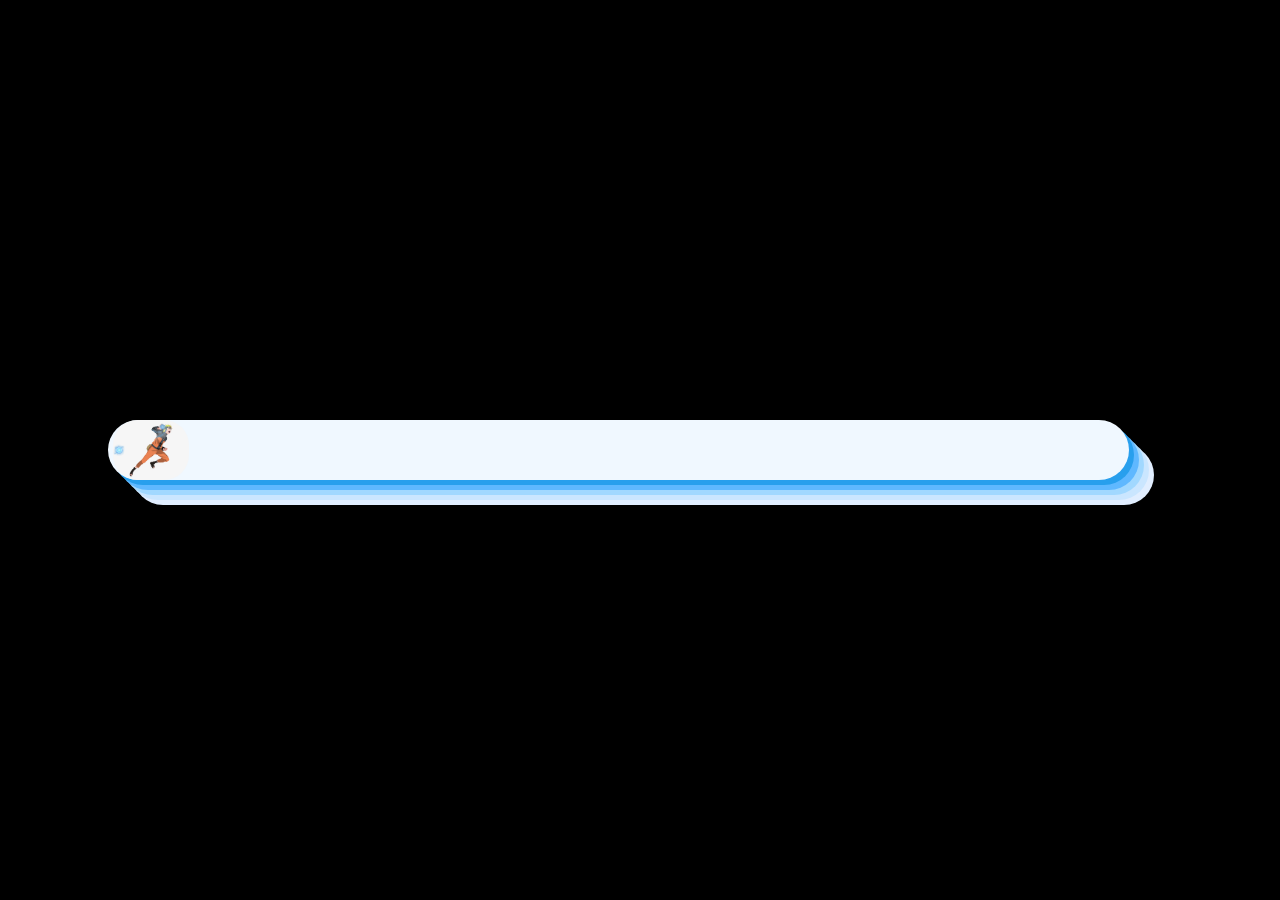
<file: DIA 1- BARRA DE PROGRESSO/index.html>
<html lang="pt-br">
<head>
    <meta charset="UTF-8">
    <meta name="viewport" content="width=device-width, initial-scale=1.0">
    <title>Barra de progresso naruto</title>
    <link rel="stylesheet" href="barra.css">
</head>
<body>
    <div class="progress-bar" >
        <img  id="naruto" src="naruto.png" alt="">
        
        <img id="rasengan" src="bola.png" alt="">
    </div>
    
    <h1 class="neon" data-text=" 1° Dia de css">
        1° DIA DE CSS
      </h1>
</body>
</html>
</file>
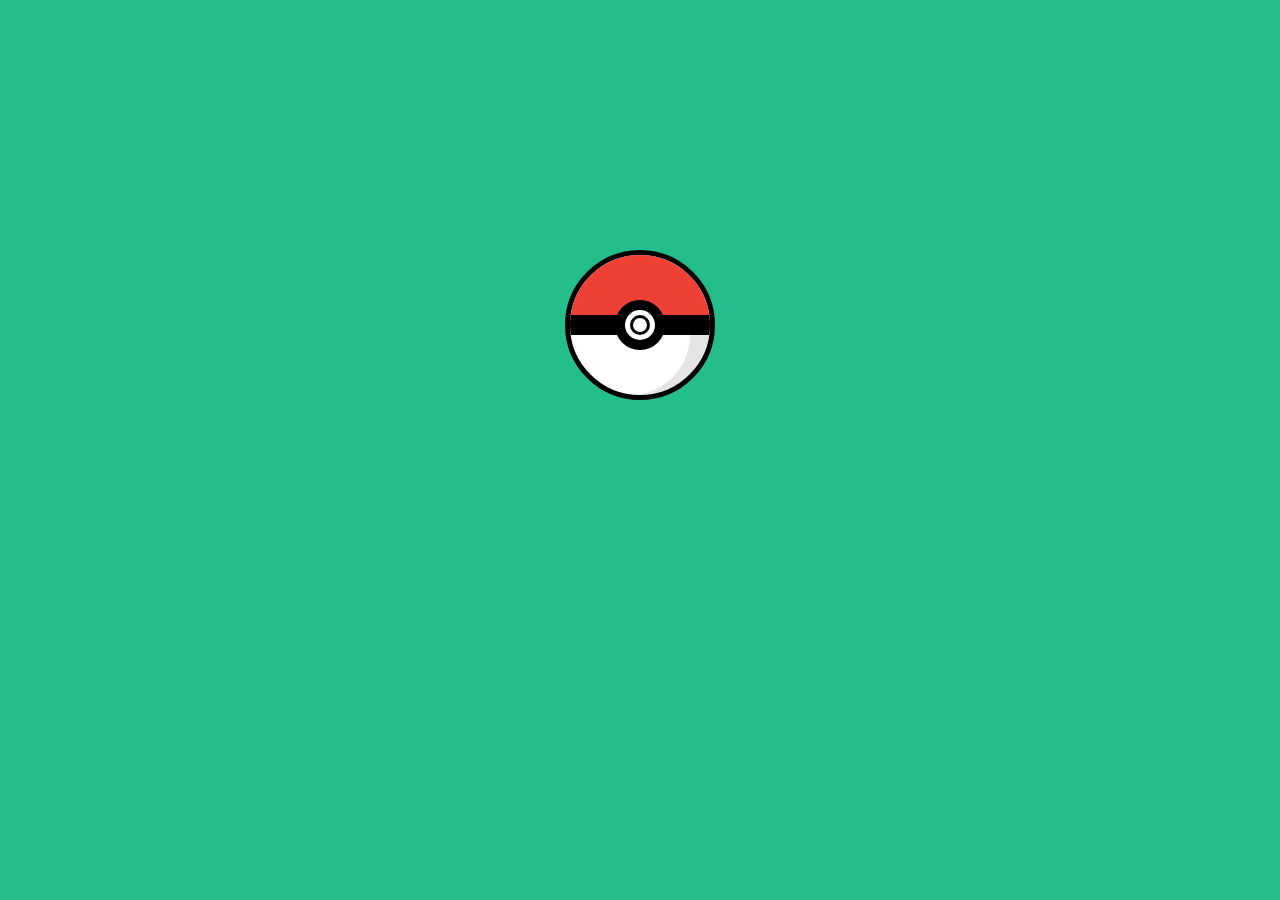
<file: DIA 11 - POKEBOLA/index.html>
<html lang="pt-br">
<head>
    <meta charset="UTF-8">
    <meta http-equiv="X-UA-Compatible" content="IE=edge">
    <meta name="viewport" content="width=device-width, initial-scale=1.0">
    <title>Pokebola</title>
    <link rel="stylesheet" href="style.css">
</head>
<body>
    <div class="pokebola">
		<div class="pokebola-botao"></div>
	</div>
</body>
</html>
</file>
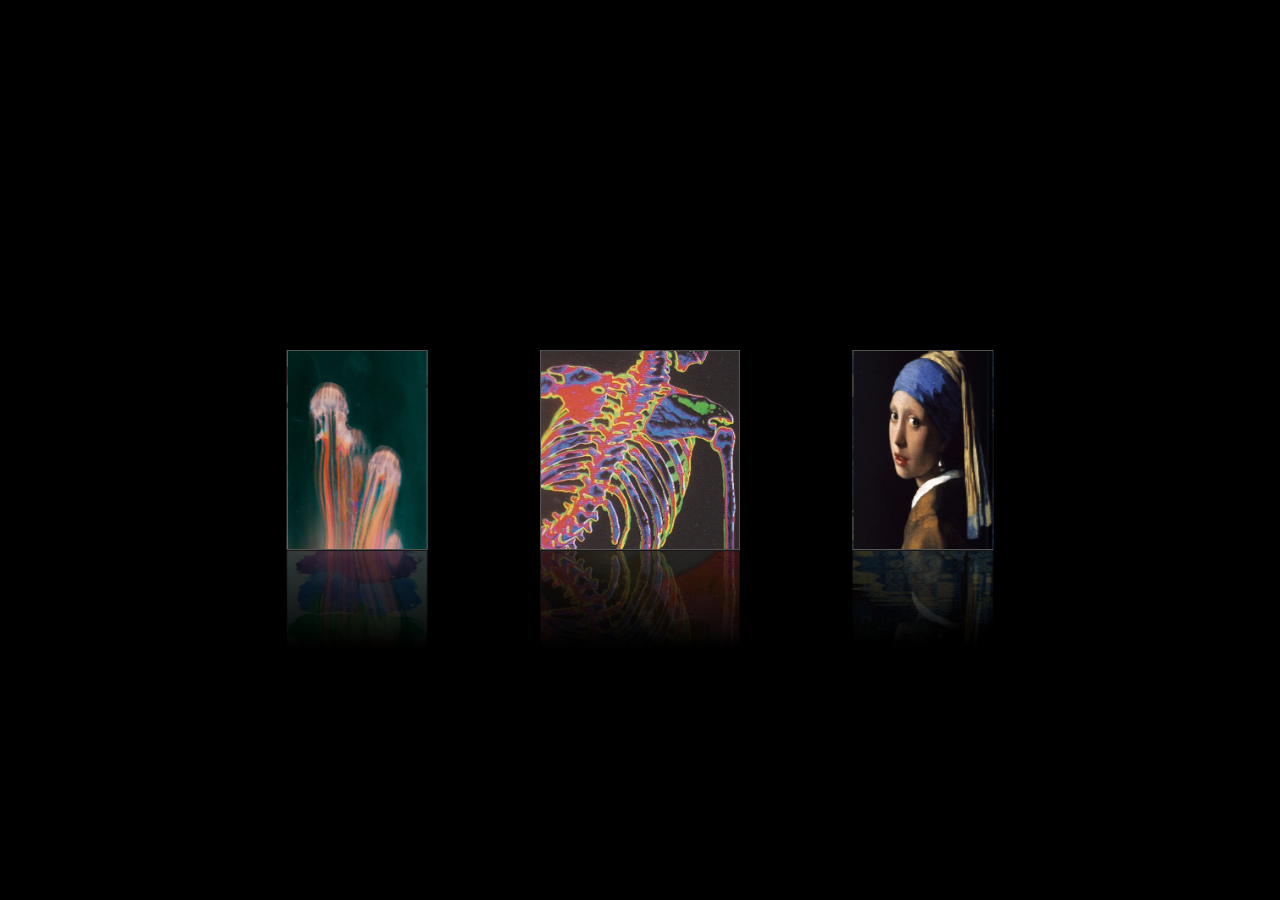
<file: DIA 3 - GALERIA/index.html>
<html lang="pt-br">
<head>
    <meta charset="UTF-8">
    <meta name="viewport" content="width=device-width, initial-scale=1.0">
    <title>Galeria</title>
    <link rel="stylesheet" href="galeria.css">

</head>
<body>
    
   
    <div class="box">
        <span style="--i: 1;"> <img src="img1.jpg"></span>
        <span style="--i: 2;"> <img src="img2.jpg"></span>
        <span style="--i: 3;"> <img src="img3.jpg"></span>
        <span style="--i: 4;"> <img src="img4.jpg"></span>
        <span style="--i: 5;"> <img src="img5.jpg"></span>
        <span style="--i: 6;"> <img src="img6.jpg"></span>
        <span style="--i: 7;"> <img src="img7.jpg"></span>
        <span style="--i: 8;"> <img src="img8.jpg"></span>
    </div>
</body>
</html>
</file>
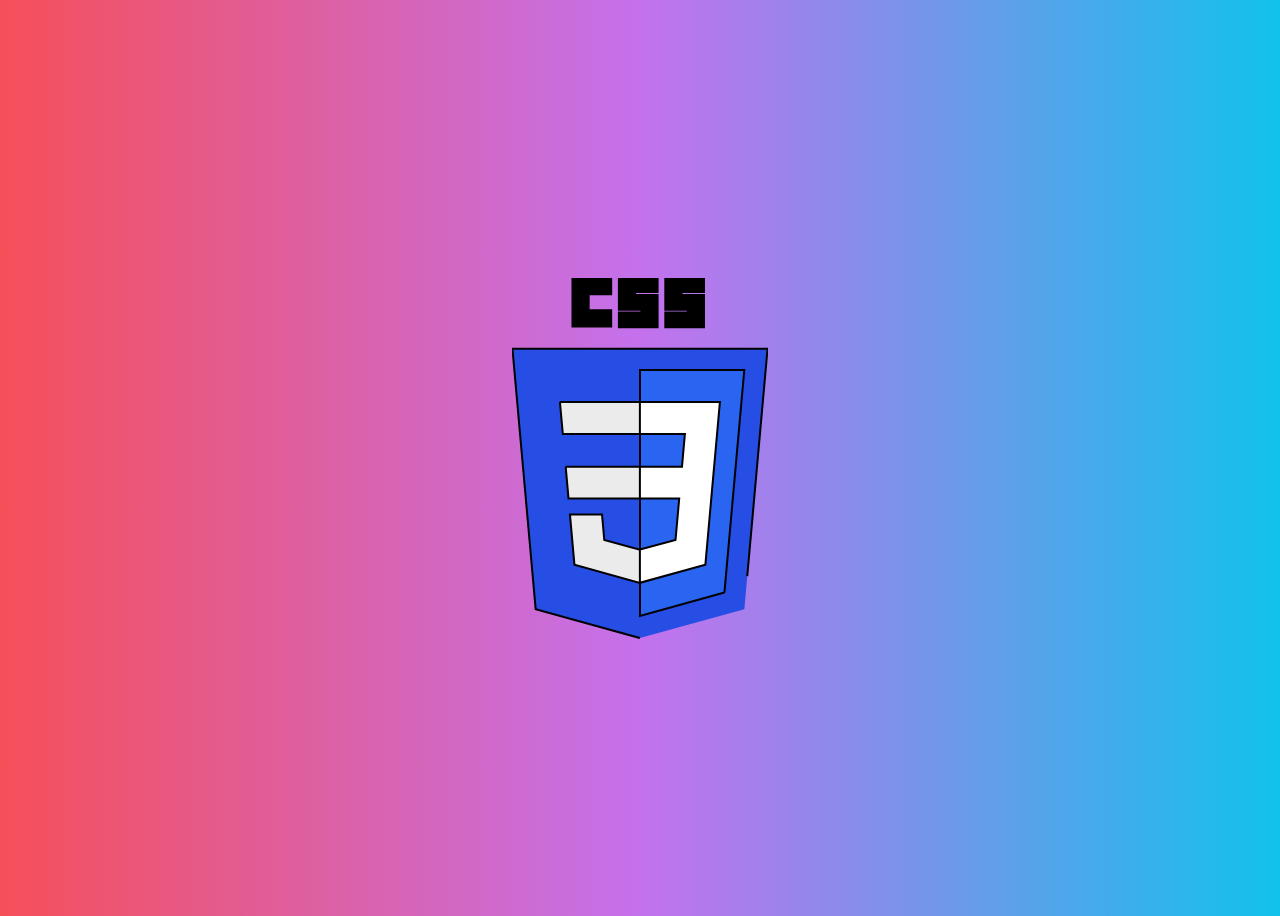
<file: DIA 4 - DESENHO/index.html>
<html lang="en">
<head>
    <meta charset="UTF-8">
    <meta name="viewport" content="width=device-width, initial-scale=1.0">
    <title>CSS3</title>
    <link rel="stylesheet" href="CSS.css">
</head>
<body>
    
        <svg width="256px" height="361px" viewBox="0 0 256 361" version="1.1" preserveAspectRatio="xMidYMid">
            <g>
                <path d="M127.843868,360.087912 L23.6617143,331.166242 L0.445186813,70.7657143 L255.554813,70.7657143 L232.31367,331.125451 L127.843868,360.087912 L127.843868,360.087912 Z" fill="#264DE4"/>
                <path d="M212.416703,314.546637 L232.277802,92.0573187 L128,92.0573187 L128,337.950242 L212.416703,314.546637 L212.416703,314.546637 Z" fill="#2965F1"/>
                <path d="M53.6685714,188.636132 L56.530989,220.572835 L128,220.572835 L128,188.636132 L53.6685714,188.636132 L53.6685714,188.636132 Z" fill="#EBEBEB"/>
                <path d="M47.917011,123.994725 L50.8202198,155.932132 L128,155.932132 L128,123.994725 L47.917011,123.994725 L47.917011,123.994725 Z" fill="#EBEBEB"/>
                <path d="M128,271.580132 L127.860044,271.617407 L92.2915165,262.013187 L90.0177582,236.54189 L57.957978,236.54189 L62.4323516,286.687648 L127.853011,304.848879 L128,304.808088 L128,271.580132 L128,271.580132 Z" fill="#EBEBEB"/>
                <path d="M60.4835165,0 L99.1648352,0 L99.1648352,16.1758242 L76.6593407,16.1758242 L76.6593407,32.3516484 L99.1648352,32.3516484 L99.1648352,48.5274725 L60.4835165,48.5274725 L60.4835165,0 L60.4835165,0 Z" fill="#000000"/>
                <path d="M106.901099,0 L145.582418,0 L145.582418,14.0659341 L123.076923,14.0659341 L123.076923,16.8791209 L145.582418,16.8791209 L145.582418,49.2307692 L106.901099,49.2307692 L106.901099,34.4615385 L129.406593,34.4615385 L129.406593,31.6483516 L106.901099,31.6483516 L106.901099,0 L106.901099,0 Z" fill="#000000"/>
                <path d="M153.318681,0 L192,0 L192,14.0659341 L169.494505,14.0659341 L169.494505,16.8791209 L192,16.8791209 L192,49.2307692 L153.318681,49.2307692 L153.318681,34.4615385 L175.824176,34.4615385 L175.824176,31.6483516 L153.318681,31.6483516 L153.318681,0 L153.318681,0 Z" fill="#000000"/>
                <path d="M202.126769,188.636132 L207.892396,123.994725 L127.889582,123.994725 L127.889582,155.932132 L172.892132,155.932132 L169.98611,188.636132 L127.889582,188.636132 L127.889582,220.572835 L167.216527,220.572835 L163.509451,261.992791 L127.889582,271.606857 L127.889582,304.833407 L193.362286,286.687648 L193.842637,281.291956 L201.347516,197.212132 L202.126769,188.636132 L202.126769,188.636132 Z" fill="#FFFFFF"/>
            </g>
        </svg>
        <g xmlns="http://www.w3.org/2000/svg">
            <path d="M127.843868,360.087912 L23.6617143,331.166242 L0.445186813,70.7657143 L255.554813,70.7657143 L232.31367,331.125451 L127.843868,360.087912 L127.843868,360.087912 Z" fill="#264DE4"/>
            <path d="M212.416703,314.546637 L232.277802,92.0573187 L128,92.0573187 L128,337.950242 L212.416703,314.546637 L212.416703,314.546637 Z" fill="#2965F1"/>
            <path d="M53.6685714,188.636132 L56.530989,220.572835 L128,220.572835 L128,188.636132 L53.6685714,188.636132 L53.6685714,188.636132 Z" fill="#EBEBEB"/>
            <path d="M47.917011,123.994725 L50.8202198,155.932132 L128,155.932132 L128,123.994725 L47.917011,123.994725 L47.917011,123.994725 Z" fill="#EBEBEB"/>
            <path d="M128,271.580132 L127.860044,271.617407 L92.2915165,262.013187 L90.0177582,236.54189 L57.957978,236.54189 L62.4323516,286.687648 L127.853011,304.848879 L128,304.808088 L128,271.580132 L128,271.580132 Z" fill="#EBEBEB"/>
            <path d="M60.4835165,0 L99.1648352,0 L99.1648352,16.1758242 L76.6593407,16.1758242 L76.6593407,32.3516484 L99.1648352,32.3516484 L99.1648352,48.5274725 L60.4835165,48.5274725 L60.4835165,0 L60.4835165,0 Z" fill="#000000"/>
            <path d="M106.901099,0 L145.582418,0 L145.582418,14.0659341 L123.076923,14.0659341 L123.076923,16.8791209 L145.582418,16.8791209 L145.582418,49.2307692 L106.901099,49.2307692 L106.901099,34.4615385 L129.406593,34.4615385 L129.406593,31.6483516 L106.901099,31.6483516 L106.901099,0 L106.901099,0 Z" fill="#000000"/>
            <path d="M153.318681,0 L192,0 L192,14.0659341 L169.494505,14.0659341 L169.494505,16.8791209 L192,16.8791209 L192,49.2307692 L153.318681,49.2307692 L153.318681,34.4615385 L175.824176,34.4615385 L175.824176,31.6483516 L153.318681,31.6483516 L153.318681,0 L153.318681,0 Z" fill="#000000"/>
            <path d="M202.126769,188.636132 L207.892396,123.994725 L127.889582,123.994725 L127.889582,155.932132 L172.892132,155.932132 L169.98611,188.636132 L127.889582,188.636132 L127.889582,220.572835 L167.216527,220.572835 L163.509451,261.992791 L127.889582,271.606857 L127.889582,304.833407 L193.362286,286.687648 L193.842637,281.291956 L201.347516,197.212132 L202.126769,188.636132 L202.126769,188.636132 Z" fill="#FFFFFF"/>
        </g>
        <defs>
            <linearGradient x1="12.9593594%" y1="12.0393928%" x2="79.6388325%" y2="78.2008538%" id="linearGradient-1">
                <stop stop-color="#387EB8" offset="0%"></stop>
                <stop stop-color="#366994" offset="100%"></stop>
            </linearGradient>
            <linearGradient x1="19.127525%" y1="20.5791813%" x2="90.7415328%" y2="88.4290372%" id="linearGradient-2">
                <stop stop-color="#FFE052" offset="0%"></stop>
                <stop stop-color="#FFC331" offset="100%"></stop>
            </linearGradient>
        </defs>
        <g>
            <path id="blue-python" d="M126.915866,0.0722755491 C62.0835831,0.0722801733 66.1321288,28.1874648 66.1321288,28.1874648 L66.2044043,57.3145115 L128.072276,57.3145115 L128.072276,66.0598532 L41.6307171,66.0598532 C41.6307171,66.0598532 0.144551098,61.3549438 0.144551098,126.771315 C0.144546474,192.187673 36.3546019,189.867871 36.3546019,189.867871 L57.9649915,189.867871 L57.9649915,159.51214 C57.9649915,159.51214 56.8001363,123.302089 93.5968379,123.302089 L154.95878,123.302089 C154.95878,123.302089 189.434218,123.859386 189.434218,89.9830604 L189.434218,33.9695088 C189.434218,33.9695041 194.668541,0.0722755491 126.915866,0.0722755491 L126.915866,0.0722755491 L126.915866,0.0722755491 Z M92.8018069,19.6589497 C98.9572068,19.6589452 103.932242,24.6339846 103.932242,30.7893845 C103.932246,36.9447844 98.9572068,41.9198193 92.8018069,41.9198193 C86.646407,41.9198239 81.6713721,36.9447844 81.6713721,30.7893845 C81.6713674,24.6339846 86.646407,19.6589497 92.8018069,19.6589497 L92.8018069,19.6589497 L92.8018069,19.6589497 Z" fill="url('#linearGradient-1')"></path>
    
            <path id="yellow-python" d="M128.757101,254.126271 C193.589403,254.126271 189.540839,226.011081 189.540839,226.011081 L189.468564,196.884035 L127.600692,196.884035 L127.600692,188.138693 L214.042251,188.138693 C214.042251,188.138693 255.528417,192.843589 255.528417,127.427208 C255.52844,62.0108566 219.318366,64.3306589 219.318366,64.3306589 L197.707976,64.3306589 L197.707976,94.6863832 C197.707976,94.6863832 198.87285,130.896434 162.07613,130.896434 L100.714182,130.896434 C100.714182,130.896434 66.238745,130.339138 66.238745,164.215486 L66.238745,220.229038 C66.238745,220.229038 61.0044225,254.126271 128.757101,254.126271 L128.757101,254.126271 L128.757101,254.126271 Z M162.87116,234.539597 C156.715759,234.539597 151.740726,229.564564 151.740726,223.409162 C151.740726,217.253759 156.715759,212.278727 162.87116,212.278727 C169.026563,212.278727 174.001595,217.253759 174.001595,223.409162 C174.001618,229.564564 169.026563,234.539597 162.87116,234.539597 L162.87116,234.539597 L162.87116,234.539597 Z" fill="url('#linearGradient-2')"></path>
        </g>
    </svg>
    
    
</body>
</html>
</file>
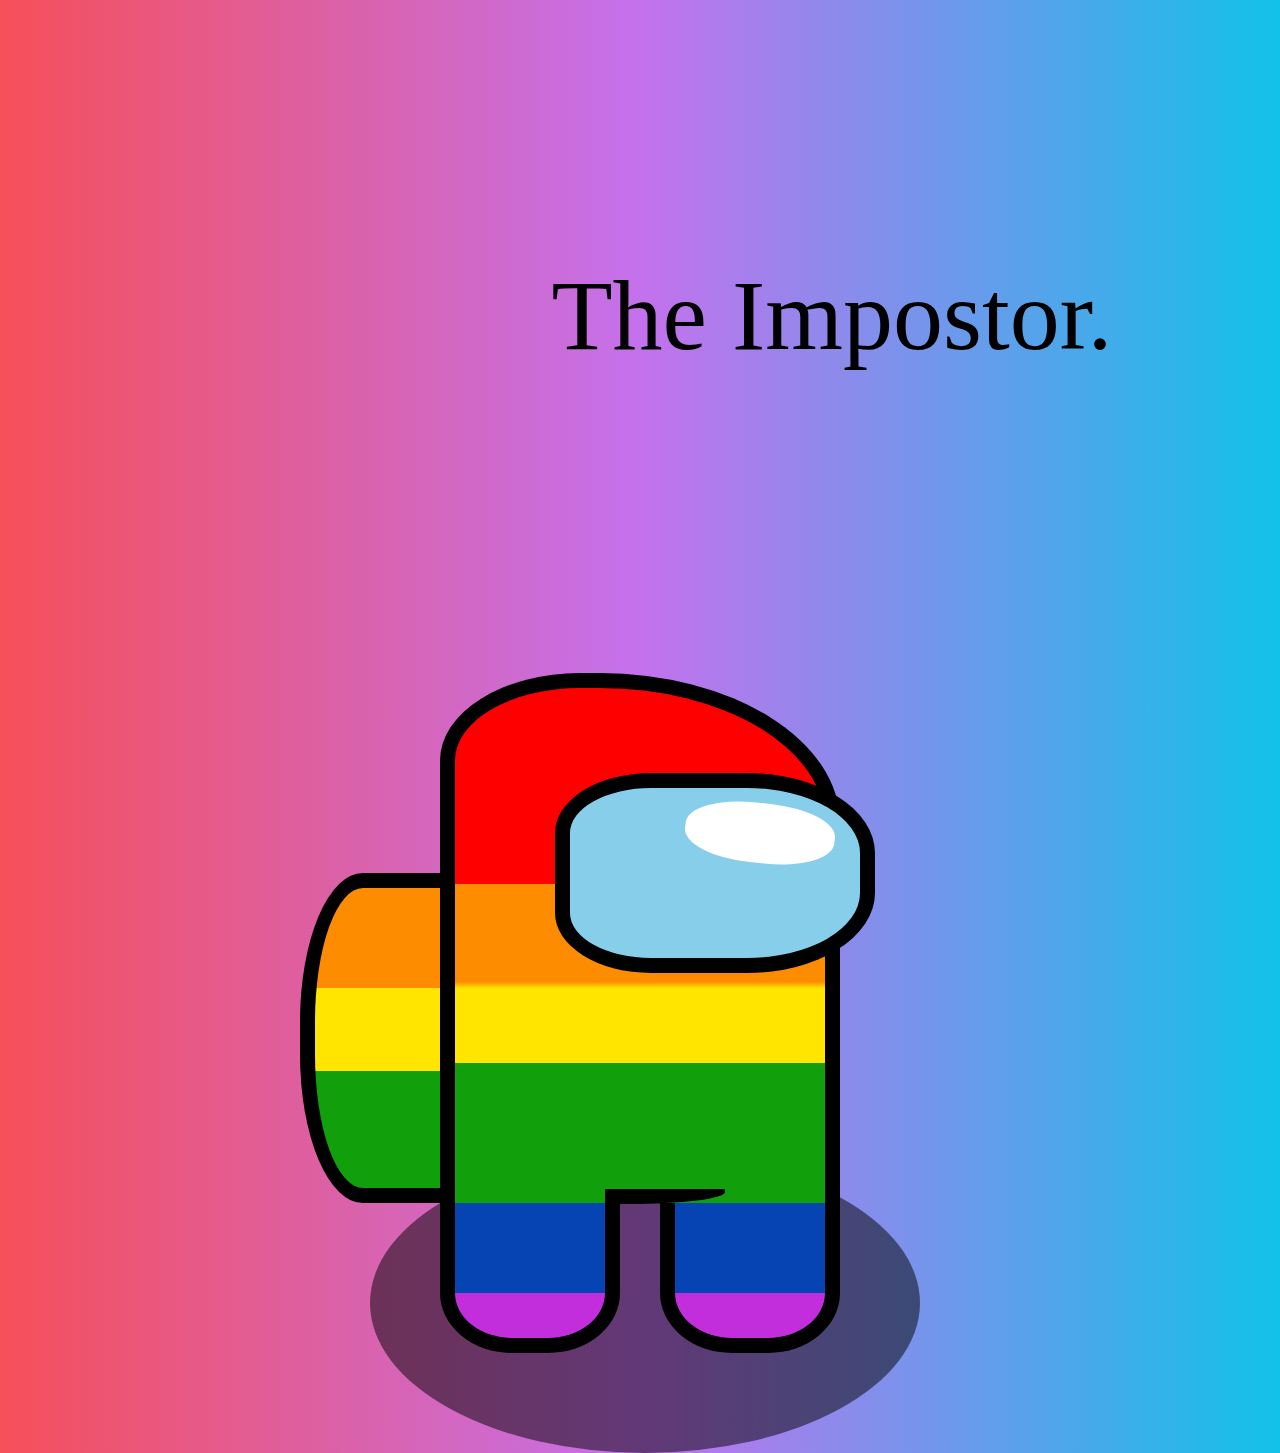
<file: DIA 6 - AMONG US/index.html>
<!DOCTYPE html>
<html lang="en">
<head>
    <meta charset="UTF-8">
    <meta name="viewport" content="width=device-width, initial-scale=1.0">
    <link rel="stylesheet" href="style.css">
    <link rel="preconnect" href="https://fonts.gstatic.com">
<link href="https://fonts.googleapis.com/css2?family=Imbue:wght@300&display=swap" rel="stylesheet">
    <title>Among Us</title>
</head>
<body>
    <span>The Impostor.</span>
   <div class="container">
       <div class="header"></div>
       <div class="body"></div>
       <div class="bag"></div>
       <div class="eye"></div>
       <div class="legs"></div>
       <div class="legs legs--right"></div>
       <div class="shadow"></div>
   </div>
</body>
</html>
</file>
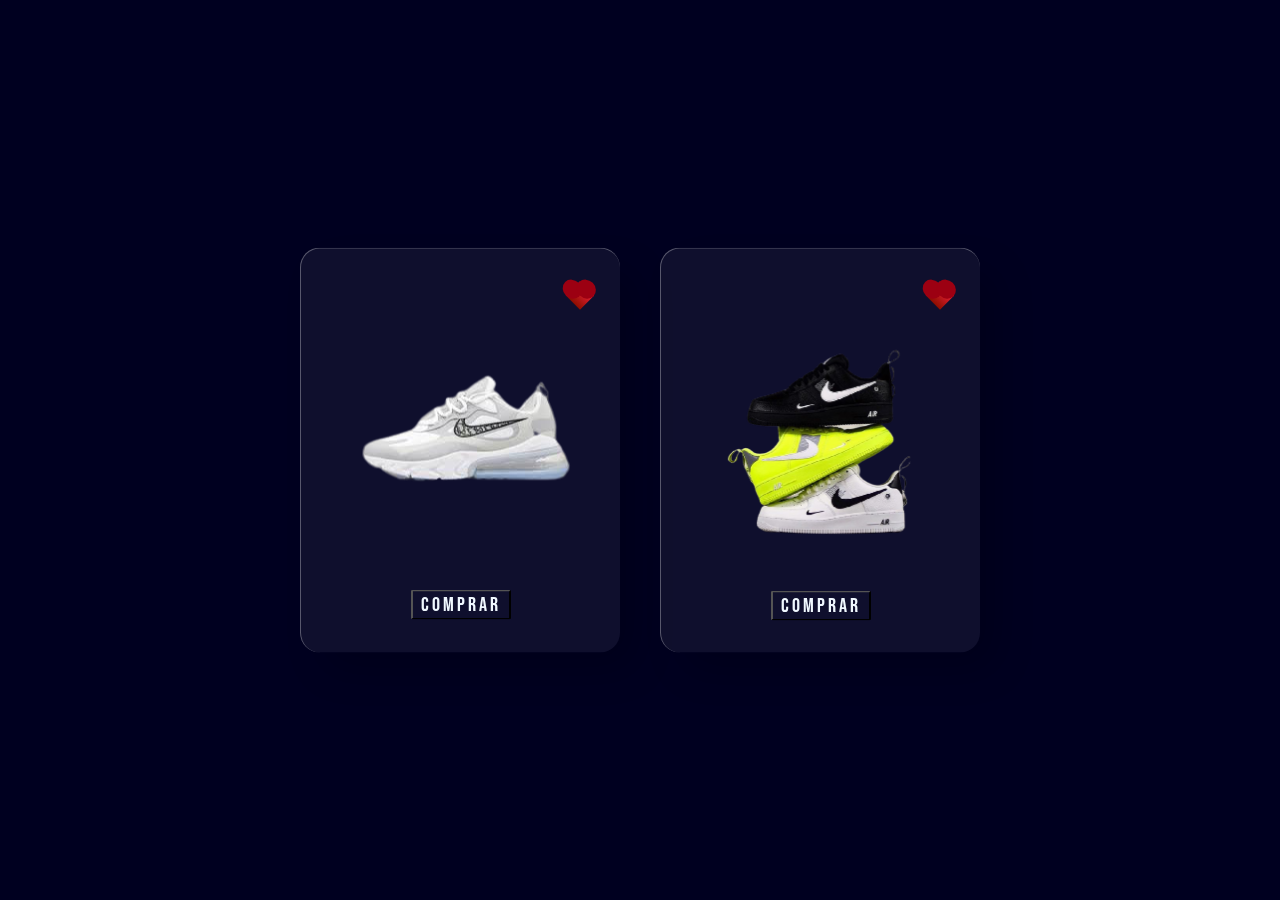
<file: DIA 7 - PRODUTO/INDEX.HTML>
<html lang="en">
<head>
    <meta charset="UTF-8">
    <meta name="viewport">
    <title>Produtos</title>
    <link rel="stylesheet" href="style.css">
    <link rel="preconnect" href="https://fonts.gstatic.com">
<link href="https://fonts.googleapis.com/css2?family=Bebas+Neue&display=swap" rel="stylesheet">
   
</head>
<body>
    
<div class="container">
    <div class="form" data-tilt data-tilt-glare data-tilt-max-glare="0.8">
        <div class="heart" data-tilt data-tilt-scale="1.1">
        </div>
      <img src="nike.png">
     <input  id="b1" type="button" class="button"value="Comprar">
    </div>
    <div class="form" data-tilt  data-tilt-glare data-tilt-max-glare="0.8">
        <div class="heart" data-tilt data-tilt-scale="1.1">
        </div>
        <img id="nike2" src="NIKEE.png">
        <input type="button" class="button" value="Comprar">
    </div>
    
  </div>
  <script lang="Javascript" src="tilt.js"></script>
</body>
</html>
</file>
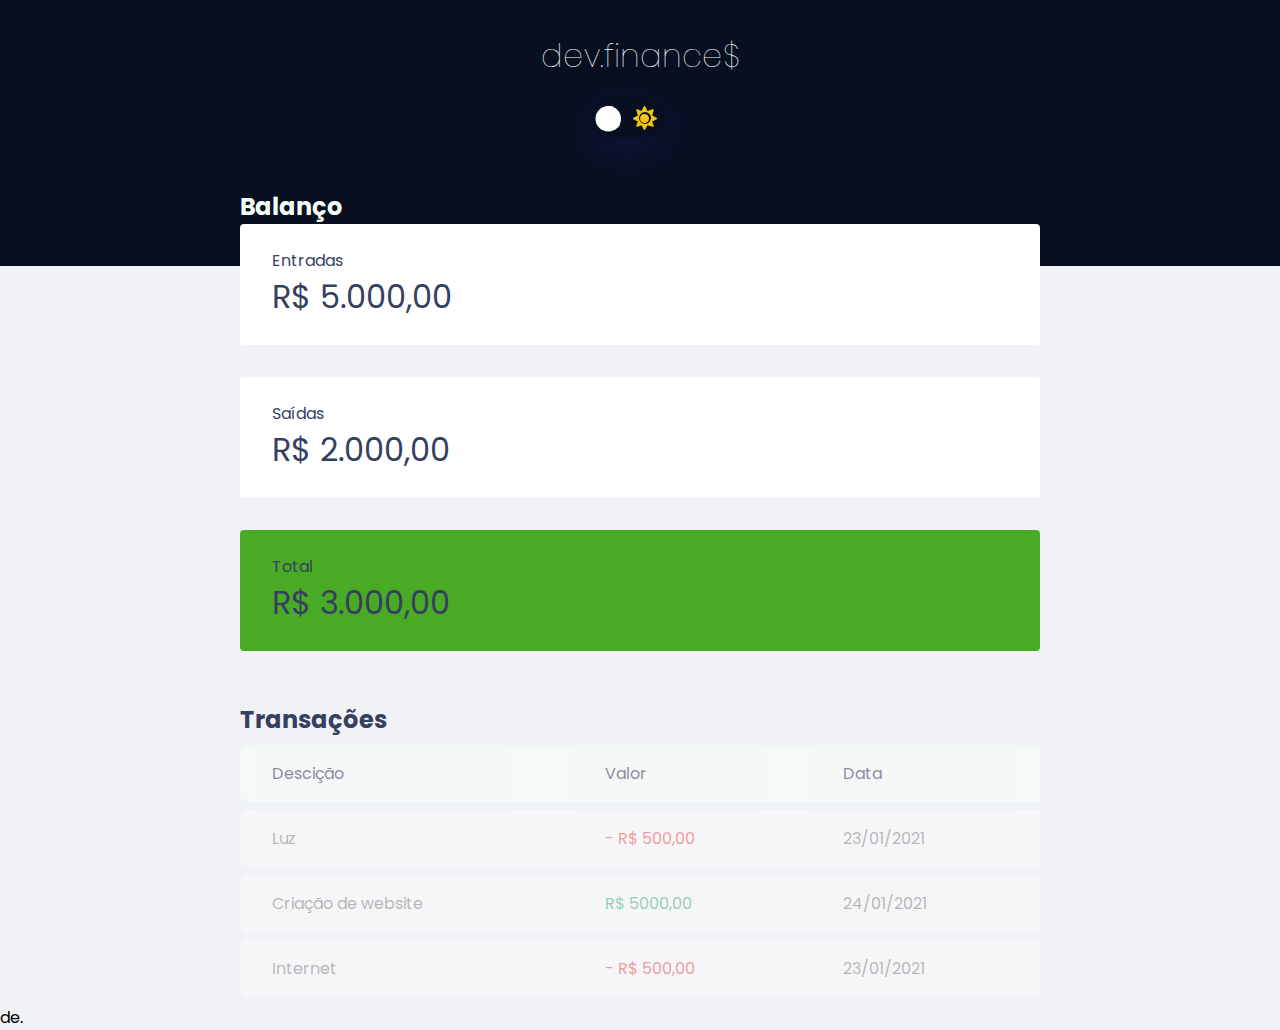
<file: DIA 8 - DARKMODE/index.html>
<html lang="pt-br">

<head>
    <meta charset="UTF-8">
    <meta name="viewport" content="width=device-width, initial-scale=1.0">
    <title>Finance</title>
    <link rel="stylesheet" href="style.css">
    <link rel="preconnect" href="https://fonts.gstatic.com">
    <link href="https://fonts.googleapis.com/css2?family=Poppins:wght@100;400;700&display=swap" rel="stylesheet">
    <link rel="stylesheet" href="https://cdnjs.cloudflare.com/ajax/libs/font-awesome/5.15.1/css/all.min.css">
</head>

<body>
    <header>
        <h1 id="logo">dev.finance$</h1>
        <div class="darkmode">
            <input type="checkbox" class="checkbox" id="chk" />
        <label class="label" for="chk">
            <i class="fas fa-moon"></i>
            <i class="fas fa-sun"></i>
            <div class="ball"></div>
        </label>
        </div>
    </header>
    <main class="container">
        <section id="balance">
            <h2>Balanço</h2>
            <div class="card">
                <h3>Entradas</h3>
                <p>R$ 5.000,00</p>
            </div>
           <div class="card">

            <h3>Saídas</h3>
            <p>R$ 2.000,00</p>
           </div>

           <div class="card green">
            <h3>Total</h3>
            <p>R$ 3.000,00</p>
           </div>
           

        </section>
        <section id="transaction">
            <h2>Transações</h2>
            <table id="data-table">
                <thead>
                    <tr>
                        <th>Descição</th>
                        <th>Valor</th>
                        <th>Data</th>
                    </tr>
                </thead>
                <tbody>
                    <tr>
                        <td class="desciption">Luz</td>
                        <td class="expense">- R$ 500,00</td>
                        <td class="date">23/01/2021</td>
                    </tr>
                    <tr>
                        <td class="desciption">Criação de website</td>
                        <td class="income">R$ 5000,00</td>
                        <td class="date">24/01/2021</td>
                    </tr>
                    <tr>
                        <td class="desciption">Internet</td>
                        <td class="expense">- R$ 500,00</td>
                        <td class="date">23/01/2021</td>
                    </tr>
                </tbody>
            </table>
        </section>



    </main>
    <footer> de.</footer>
    <script src="script.js"></script>
</body>

</html>
</file>
<file: DIA 1- BARRA DE PROGRESSO/barra.css>
body{
    background-color: #000;
    align-items: center;
    flex-flow: row;
    display: flex;
}

.progress-bar{
    z-index: 1;
    position: relative;
    height: 50px;
    padding: 5px;
    width: 80%;
   /* background-image: url("aldeia.jpg");*/
   background-color: aliceblue;
    align-items: center;
    flex-flow: row;
    left: 100px;
    animation: div-animation 6s forwards;
    display: flex;
    border-radius: 50px;
    -webkit-box-shadow: 5px 5px 0px 0px #289FED, 10px 10px 0px 0px #5FB8FF, 15px 15px 0px 0px #A1D8FF, 20px 20px 0px 0px #CAE6FF, 25px 25px 0px 0px #E1EEFF, 0px 9px 7px 6px rgba(110,143,255,0); 
    box-shadow: 5px 5px 0px 0px #289FED, 10px 10px 0px 0px #5FB8FF, 15px 15px 0px 0px #A1D8FF, 20px 20px 0px 0px #CAE6FF, 25px 25px 0px 0px #E1EEFF, 0px 9px 7px 6px rgba(110,143,255,0);
  }
  .neon{
    animation: texto-animation 6s forwards;
    position:absolute;
    top:50%;
    left: 37%;
    margin:0;
    transform: translate("-50%, -50%");
    color: #fff;
    padding: 0;
    font-size: 3em;
    text-shadow: 0 0 10px rgb(0, 140, 255);
    
    z-index: 0;
  }
  
  .neon:after{
    content: attr(data-text);
    position: absolute;
    top: 0;
    left: 0;
    padding: 0;
    z-index:-1;
    color: rgb(0, 140, 255);
    filter: blur(20px);
    visibility: hidden;
  }
  .neon:before{
    content: attr(data-text);
    position: absolute;
    top: 0;
    left: 0;
    padding: 0;
    z-index:-2;
    color: rgb(0, 140, 255);
    filter: blur(50px);
    visibility: hidden;
  }

  #naruto{
      height: 100%;
      border-radius: 25px;
      position: absolute;
      animation: naruto-animation 6s forwards;
  }
  
  #rasengan{
     
      position: absolute;
      animation: progress-animation 6s forwards;
    
      height: 20%;
  }

  @keyframes progress-animation{
      0%{
        height: 20%;
        left: 10%;
      }
      99%{
        height: 100%;
        left: 90%;
      }
      100%{
          
          visibility: hidden;
      }
      
  }


  
  @keyframes naruto-animation{
    0%{
      
    }
    
    100%{
        
        visibility: hidden;
    }
    
}

@keyframes div-animation{
    0%{
      
    }
    
    100%{
        
        visibility: hidden;
    }
    
}

  
@keyframes texto-animation{
    0%{
        
    }
    
    100%{
        
        visibility: visible;
    }
    
}
</file>
<file: DIA 11 - POKEBOLA/style.css>
*, *:before, *:after {
    -webkit-box-sizing: border-box;
    -moz-box-sizing: border-box;
    box-sizing: border-box;
  }
  body{
      background-color: rgb(35, 190, 139);
  }
.pokebola {
    position: relative;
    width: 150px;
    height: 150px;
    background-color: #FFF;
    border: 5px solid #000;
    border-radius: 50%;
    box-shadow: inset -10px 10px 0 10px rgba(0, 0, 0, 0.1);
    overflow: hidden;
    animation: gira 4s infinite;
    margin: 250px auto;
}
.pokebola:before, .pokebola:after {
    content: "";
    position: absolute;
}
.pokebola:before {
    background-color: #EF4036;
    width: 100%;
    height: 50%;
}
.pokebola:after {
    top: calc(50% - 10px);
    width: 100%;
    height: 20px;
    background-color: #000;
}
.pokebola-botao {
    width: 50px;
    height: 50px;
    background-color: #FFF;
    border: 10px solid #000;
    border-radius: 50%;
    position: absolute;
    top: calc(50% - 25px);
    left: calc(50% - 25px);
    z-index: 10;
}
.pokebola-botao:before {
    content: "";
    position: absolute;
    top: calc(50% - 10px);
    left: calc(50% - 10px);
    width: 20px;
    height: 20px;
    background-color: #FFF;
    border: 3px solid #000;
    border-radius: 50%;
    z-index: 10;
}

@keyframes gira {
    0% { transform: rotate(-45deg); }
    50% { transform: rotate(45deg); }
    100% { transform: rotate(-45deg); }
}
</file>
<file: DIA 3 - GALERIA/galeria.css>
* {
    margin: 0;
    padding: 0;
    box-sizing: border-box;
}
body {
    display: flex;
    justify-content: center;
    align-items: center;
    min-height: 100vh;
    background: #000;
}
.box {
    position: relative;
    width: 200px;
    height: 200px;
    transform-style: preserve-3d;
    animation: animate 25s linear infinite;
   


}
@keyframes animate {
    0% {
        transform: perspective(1000px) rotateY(0deg);
    }
    100% {
        transform: perspective(1000px) rotateY(360deg);
    }
}
.box span {
    position: absolute;
    top: 0;
    left: 0;
    width: 100%;
    height: 100%;
    transform-origin: center;
    transform-style: preserve-3d;
    transform: rotateY(calc(var(--i) * 45deg)) translateZ(400px);
    -webkit-box-reflect: below 0px linear-gradient(transparent, transparent, #0004);
}
.box span img {
    position: absolute;
    top: 0;
    left: 0;
    width: 100%;
    height: 100%;
    object-fit: cover;
    border: 1px solid rgba( 255, 255, 255, 0.18 );
    backdrop-filter: blur( 4px );
    -webkit-backdrop-filter: blur( 4px );
    transition: 3s;
}
span img:hover{
top: -100px;
border-radius: 0px;
background: linear-gradient(145deg, #cacaca, #f0f0f0);
box-shadow:  2px 2px 5px #bebebe,
             -2px -2px 2px #ffffff;
}
</file>
<file: DIA 4 - DESENHO/CSS.css>
body {
    display: flex;
    align-items: center;
    justify-content: center;
    height: 100vh;
    background: #12c2e9;  /* fallback for old browsers */
background: -webkit-linear-gradient(to right, #f64f59, #c471ed, #12c2e9);  /* Chrome 10-25, Safari 5.1-6 */
background: linear-gradient(to right, #f64f59, #c471ed, #12c2e9); /* W3C, IE 10+/ Edge, Firefox 16+, Chrome 26+, Opera 12+, Safari 7+ */

  }
  
  svg {
    display: block;
    margin: auto;
  }
  
  path {
    stroke: #000;
    stroke-width: 2px;
    stroke-dasharray: 853;
    animation: 6s draw forwards;
  }
  
  @keyframes draw {
    0% {
      fill-opacity: 0;
      stroke-dashoffset: 853;
    }
    70% {
      fill-opacity: 0;
      stroke: #000;
    }
    100% {
      fill-opacity: 1;
      stroke-dashoffset: 0;
      stroke: none;
    }
  }
</file>
<file: DIA 6 - AMONG US/style.css>
html{
    box-sizing: border-box;
}

*,*::after, *::before{
    box-sizing: border-box;
}

body{
    background: #12c2e9;  /* fallback for old browsers */
background: -webkit-linear-gradient(to right, #f64f59, #c471ed, #12c2e9);  /* Chrome 10-25, Safari 5.1-6 */
background: linear-gradient(to right, #f64f59, #c471ed, #12c2e9); /* W3C, IE 10+/ Edge, Firefox 16+, Chrome 26+, Opera 12+, Safari 7+ */

}
span{
    color: #000;
    font-size: 100px;
    position: relative;
    left: 43%;
    top: 250PX;
}
.container{
    top: 500px;
    width: max-content;
    height: max-content;
    margin: 50px auto 0 auto;
    position: relative;
}

.header {
    width: 400px;
    height: 250px;
   
        background: linear-gradient(180deg,
        #FE0000 83.32%, 80.98%,
        #FD8C00 51.98% );
		
    border-top-left-radius: 35%;
    border-top-right-radius: 60%;
    border: 15px solid #000;
    border-bottom: 0;
}

.body {
    width: 400px;
    height: 280px;
    background: linear-gradient(180deg,
    #FD8C00 20.98%,
    #FFE500 23.32%, 49.98%,
    #119F0B 49.98%);
    border-right: 15px solid #000;
    border-left: 15px solid #000;
    position: relative;
 
}

.body::after {
    content: '';
    position: absolute;
    bottom: -1px;
    left: 150px;
    background-color: #000;
    width: 120px;
    height: 15px;
    border-top: 0;
    border-right: 0;
    border-left: 0;
    border-bottom-right-radius: 80%;
    border-top-right-radius: 0;
}

.bag {
    height: 330px;
    width: 140px;
    background: linear-gradient(180deg,
		#FD8C00 2%, 33.32%,
		#FFE500 33.32%, 61%,
		#119F0B 40.98%
		);
    position: absolute;
    top: 200px;
    left: -140px;
    border: 15px solid #000;
    border-right: 0;
    border-top-left-radius: 45%;
    border-bottom-left-radius: 45%;
    z-index: -1;
}

.legs{
    height: 150px;
    width: 180px;
    background: linear-gradient(180deg,
		#0644B3 66.64%, 13.3%,
		#C22EDC 63.3%);
    border: 15px solid #000;
    position: absolute;
    border-top: 0;
    border-bottom-left-radius: 40%;
    border-bottom-right-radius: 40%;
}

.legs--right{
    right: 0;
}

.eye {
    width: 320px;
    height: 200px;
    position: absolute;
    top: 100px;
    right: -35px;
    border: 15px solid #000;
    border-bottom-left-radius: 30%;
    border-top-left-radius: 30%;
    border-bottom-right-radius: 40%;
    border-top-right-radius: 40%;
    background-color: rgb(135, 206, 235);
}

.eye::before {
    content: '';
    position: absolute;
    width: 150px;
    height: 60px;
    right: 25px;
    top: 15px;
    background-color: #fff;
    border-radius: 45%;
    transform: rotate(6deg);
}

.shadow {
    width: 550px;
    height: 300px;
    background-color: rgba(0, 0, 0, 0.5);
    margin: 0 auto;
    border-radius: 50%;
    bottom: -250px;
    left: -70px;
    z-index: -1;
    position: absolute;
}
</file>
<file: DIA 7 - PRODUTO/style.css>
* {
    margin: 0;
    padding: 0;
    box-sizing: border-box;
  }
  
  body {
    font-family: Ubuntu;
    min-height: 100vh;
   
    background-color: #000020;
  }
  
  .container {
    position: absolute;
    top: 50%;
    left: 50%;
    -webkit-transform: translate(-50%, -50%);
    transform: translate(-50%, -50%);
    display: flex;
    
  }
  
  .form {
    width: 320px;
    padding: 2em;
    border-radius: 20px;
    background: rgba(255,255,255, 0.06);
    border-left: 1px solid rgba(255,255,255, 0.3);
    border-top: 1px solid rgba(255,255,255, 0.3);
    -webkit-backdrop-filter: blur(10px);;
    backdrop-filter: blur(10px);
    box-shadow: 20px 20px 40px -6px rgba(0,0,0,0.2);
    text-align: center;
    position: relative;
    transition: all 0.2s ease-in-out;
    -webkit-transition: all 0.2s ease-in-out;
    transform-style: preserve-3d;
    margin: 20px;

  }
#b1{
  position: relative;
  top: 66px;
}
  

  .heart {
    margin: 20px;

background: linear-gradient(to right, #8d0e00, #ED213A); /* W3C, IE 10+/ Edge, Firefox 16+, Chrome 26+, Opera 12+, Safari 7+ */

    height: 20px;
    transform: rotate(-45deg);
    width: 20px;
    position: relative;
    left: 85%;
    top: -15px;
}

.heart:before,
.heart:after {
    content: "";
    background: #9c0012;  /* fallback for old browsers */


   
    border-radius: 50%;
    height: 20px;
    position: absolute;
    width: 18px;
}

.heart:before {
    top: -10px;
    right: 1.8px;
}

#nike2{
  position: relative;
  width: 250px;
  height: 250px;
  top: -15PX;
}
.container img{
  transform: translateZ(20px);
}

input{
  width: 100px;
  outline: none;
  height: 30px;

  background: none;
  color: aliceblue;
  border-radius: 5%;
  letter-spacing: 3px;
  font-size: 20px;
  font-family: 'Bebas Neue', cursive;
}

.button:hover,
.button:focus {
  box-shadow: 0 0.5em 0.5em -0.4em rgb(3, 255, 24);
  transform: translateY(-0.25em);
  color:rgb(3, 255, 24);
}
</file>
<file: DIA 8 - DARKMODE/style.css>
:root{
    --dark-blue:#363f5f;
}
*{
    padding: 0;
    margin: 0;
    box-sizing: border-box;
}
body{
    background-color: #f0f2f5;
    font-family: 'Poppins', sans-serif;
    overflow-x: hidden;
}

header{
    background-color: #080f20;
    padding: 2rem 0 10rem;
    text-align: center;
}
header h1{
color: mintcream;
font-weight: 100;
}
#balance{
margin-top: -8rem;
}
.container{
    width: min(90vw, 800px);
    margin: auto;
}
h2{
margin-top:3.2rem;
color:#363f5f;
}
#balance h2{
    color: mintcream;
}
.card{
    background-color:white;
    padding: 1.5rem 2rem ;
    border-radius: 0.25rem;
    margin-bottom: 2rem;
    color: var(--dark-blue);
}
.card h3{
font-weight: normal;
font-size: 1rem;
}
.card p{
font-size: 2rem;
line-height: 3rem;
}
.card.green{
    background-color: #49aa26;
}
#data-table{
width: 100%;
border-spacing: 0 0.5rem;
}
table td{
    background-color: rgb(255, 255, 255);
    opacity: 0.6;
    color: rgba(36, 36, 36, 0.712);
    font-weight: normal;
    padding: 1rem 2rem;
    text-align: left;
}
table tr{
    opacity: 0.7;
}
table tr:hover{
opacity: 1.1;

}
table th{
    background-color: rgb(248, 255, 252);
    opacity: 0.8;
    color: var(--dark-blue);
    font-weight: normal;
    padding: 1rem 2rem;
    text-align: left;
}
table thead tr th:first-child,
table tbody tr td:first-child {
border-radius: 0.5rem 0 0 0.5rem;
}
td.description{
    color: var(--dark-blue);
}


.darkmode{
  position: relative;
  left: 47%;
  top: 25px;
}

body.dark {
	background: #080f20;
}

.checkbox {
	opacity: 0;
	position: absolute;
}

.label {
    background: rgba( 6, 13, 44, 0.05 );
box-shadow: 0 8px 32px 0 rgba( 31, 38, 135, 0.37 );
backdrop-filter: blur( 4px );
-webkit-backdrop-filter: blur( 4px );
border-radius: 10px;
	
	border-radius: 50px;
	cursor: pointer;
	display: flex;
	align-items: center;
	justify-content: space-between;
	padding: 5px;
	position: relative;
	height: 26px;
	width: 50px;
	transform: scale(1.5);
}

.label .ball {
	background-color: #fff;
	border-radius: 50%;
	position: absolute;
	top: 5px;
	left: 4px;
	height: 17px;
	width: 17px;
	transform: translateX(0px);
	transition: transform 0.2s linear;
}

.checkbox:checked + .label .ball {
	transform: translateX(24px);
}


.fa-moon {
	color: #dfe6e9;
}

.fa-sun {
	color: #f1c40f;
}
td.description{
    color: var(--dark-blue);
}
td.income{
    color: #12a454;
}
td.expense{
    color: #e92929;
}
</file>
